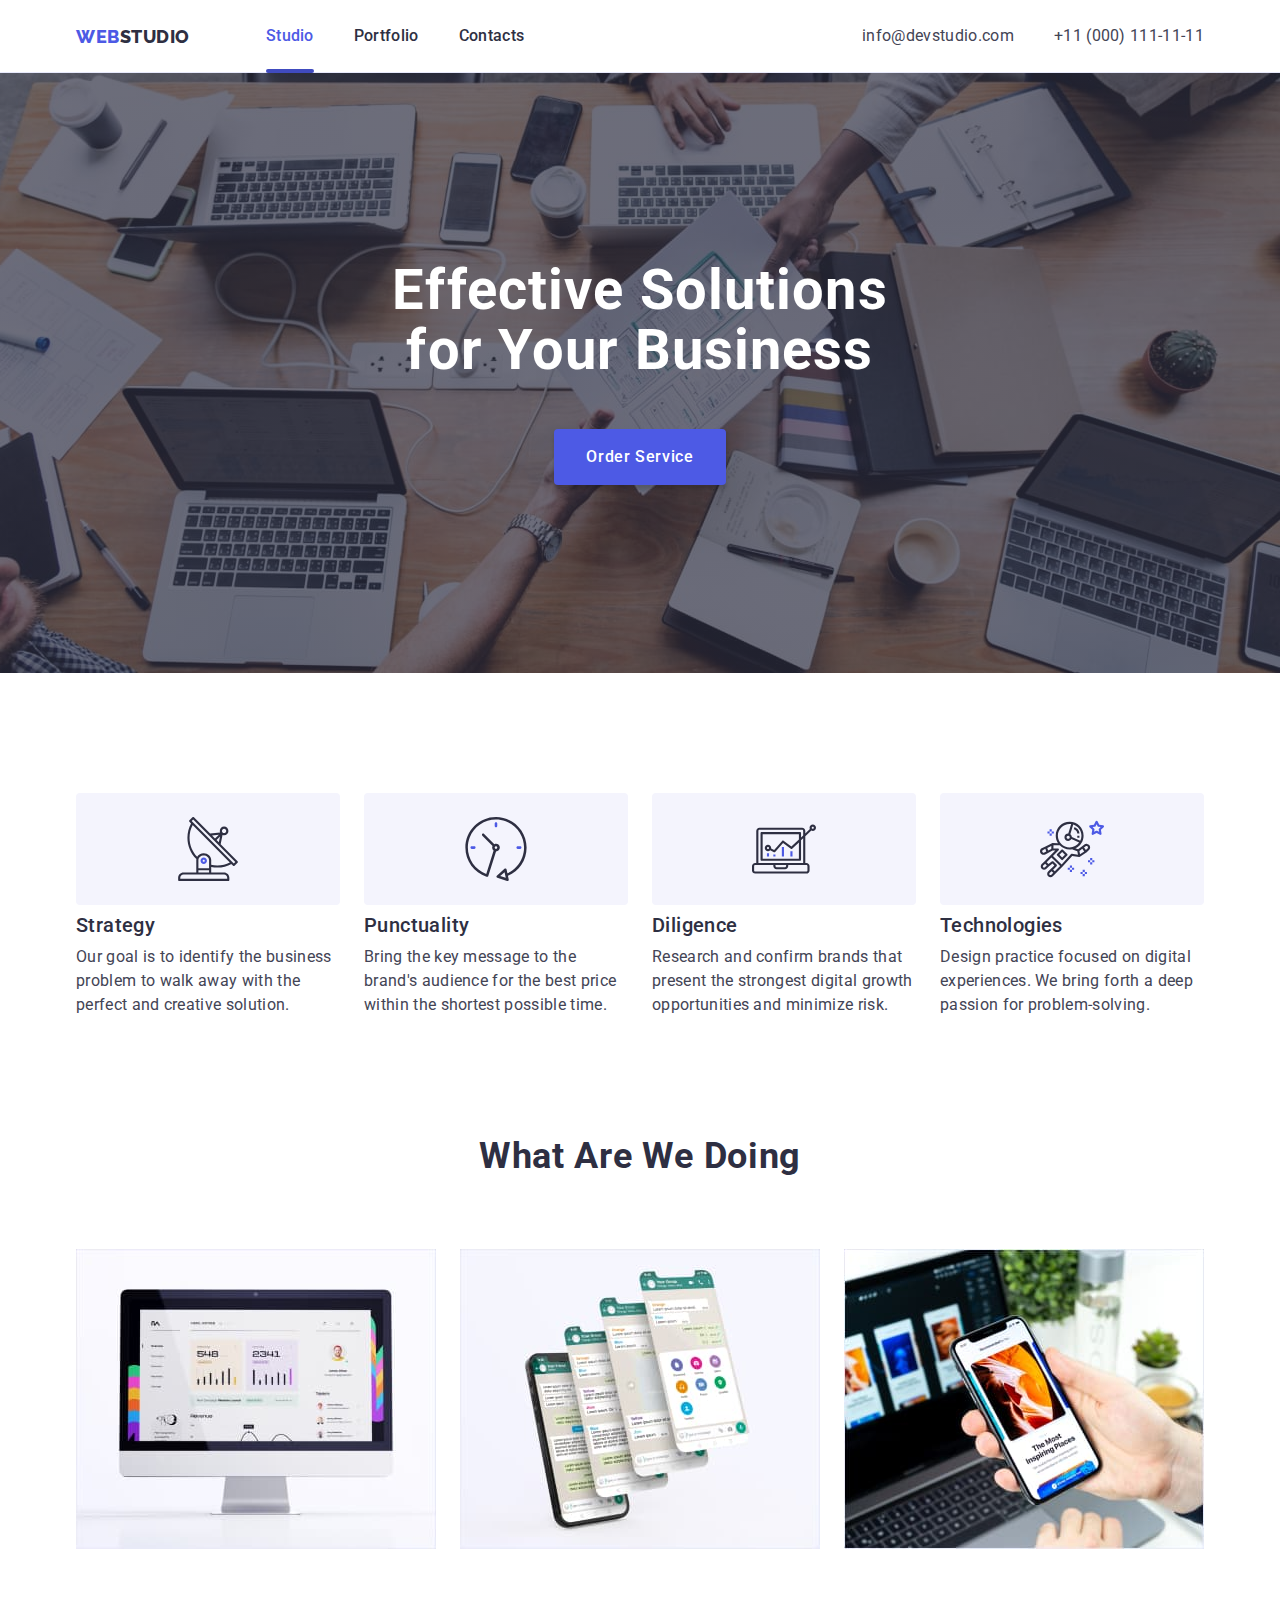
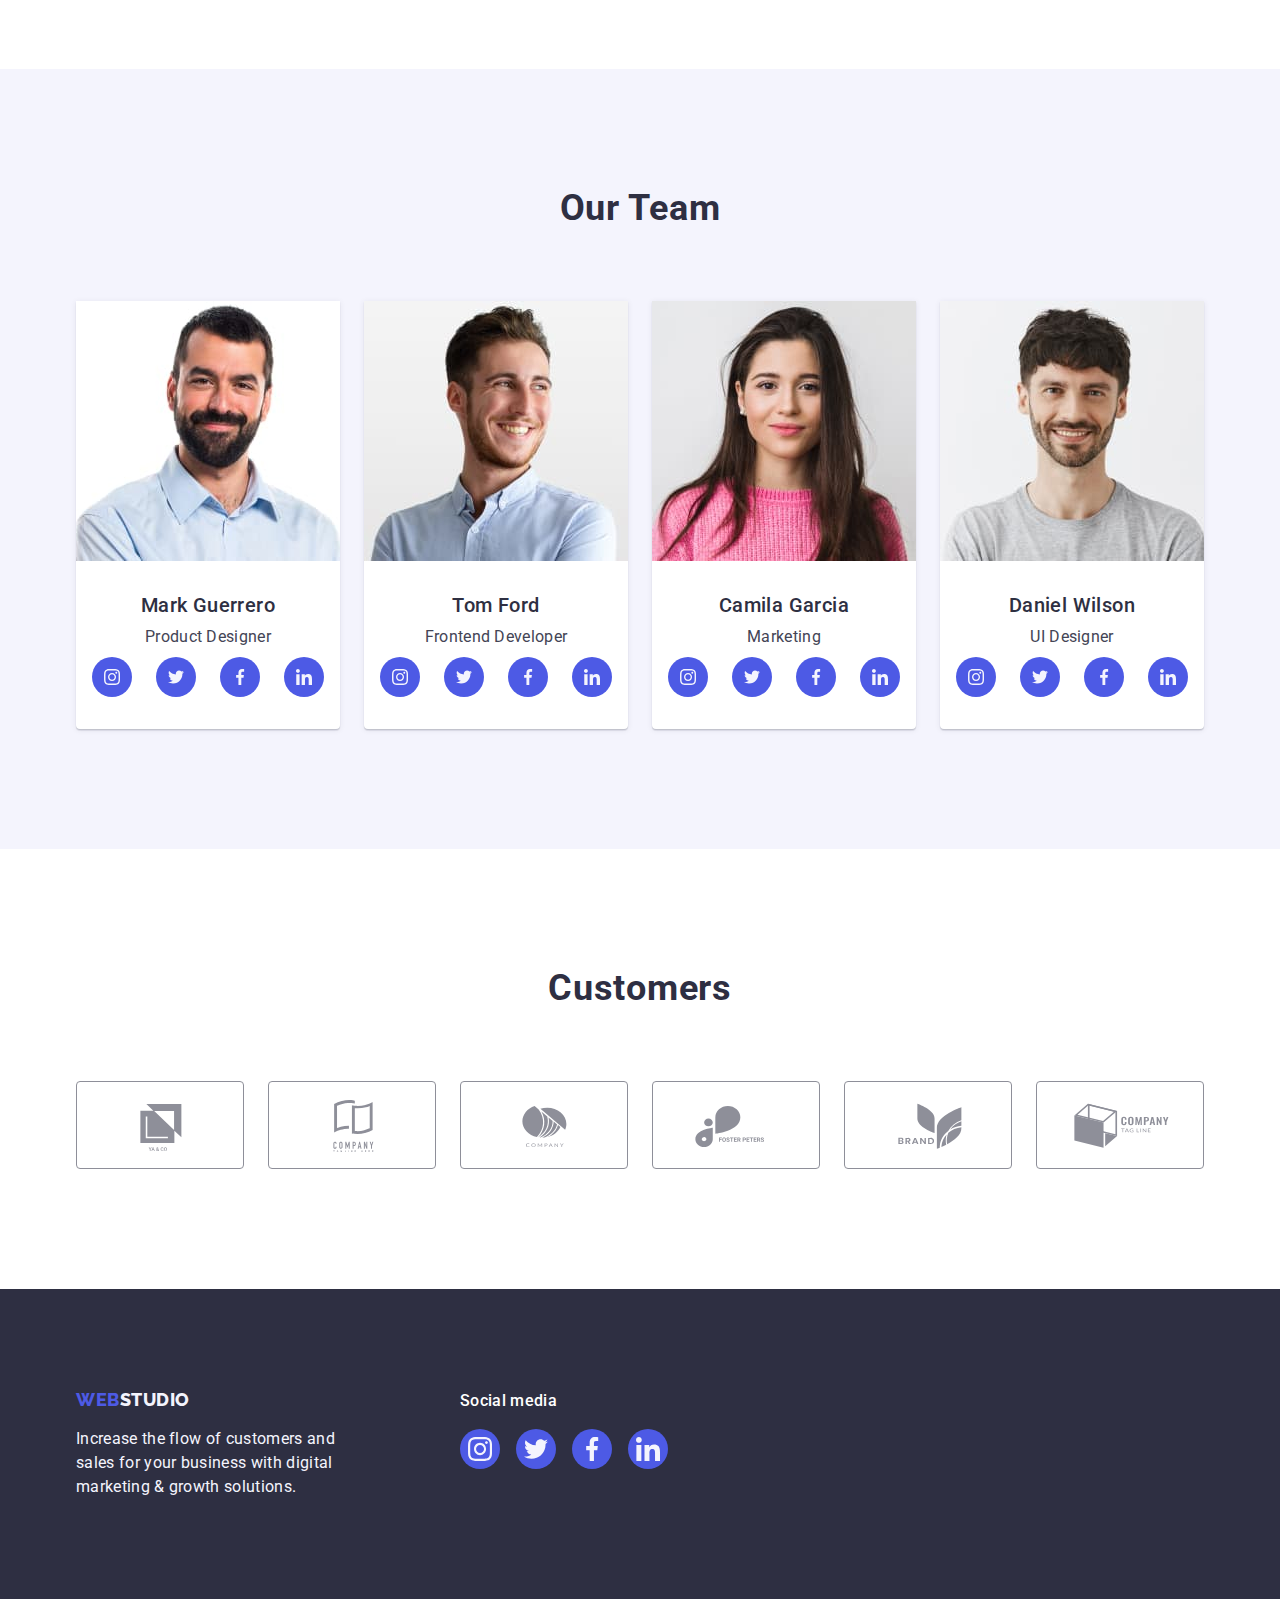
<file: index.html>
<!DOCTYPE html>
<html lang="en">
  <head>
    <meta charset="UTF-8" />
    <meta http-equiv="X-UA-Compatible" content="IE=edge" />
    <meta name="viewport" content="width=device-width, initial-scale=1.0" />
    <title>Document</title>
    <link rel="preconnect" href="https://fonts.googleapis.com" />
    <link rel="preconnect" href="https://fonts.gstatic.com" crossorigin />
    <link
      href="https://fonts.googleapis.com/css2?family=Roboto:wght@300;400;500;700;900&display=swap"
      rel="stylesheet"
    />
    <link
      href="https://fonts.googleapis.com/css2?family=Raleway:wght@400;500;700;800;900&display=swap"
      rel="stylesheet"
    />
    <link
      rel="stylesheet"
      href="https://cdnjs.cloudflare.com/ajax/libs/modern-normalize/1.1.0/modern-normalize.min.css



"
    />
    <link rel="stylesheet" href="./css/styles.css" />
  </head>
  <body>
    <header class="header">
      <div class="container flex-header">
        <nav class="header-navigation">
          <a class="header-logo logo link" href="./index.html"
            >Web<span class="web">Studio</span></a
          >
          <ul class="header-list list link">
            <li class="header-item">
              <a class="header-link link current" href="./index.html">Studio</a>
            </li>
            <li class="header-item">
              <a class="header-link link" href="./portfolio.html">Portfolio</a>
            </li>
            <li class="header-item">
              <a class="header-link link" href="">Contacts</a>
            </li>
          </ul>
        </nav>
        <address class="address">
          <ul class="address-list list">
            <li class="address-item">
              <a class="address-link link" href="mailto:info@devstudio.com"
                >info@devstudio.com</a
              >
            </li>
            <li class="address-item">
              <a class="address-link link" href="tel:+110001111111"
                >+11 (000) 111-11-11</a
              >
            </li>
          </ul>
        </address>
      </div>
    </header>
    <!------------------------------------ main -->
    <main class="main">
      <section class="main-section section">
        <div class="container">
          <h1 class="main-heading">Effective Solutions for Your Business</h1>
          <button class="main-btn" type="button" data-modal-open>Order Service</button>
        </div>
      </section>

      <!-------------------------- FEATURES -->
      <section class="features section">
        <div class="container">
          <h2 class="visually-hidden">Features</h2>
          <ul class="features-list list">
            <li class="features-item">
              <div class="features-icon-container">
                <svg class="features-icon">
                  <use href="./images/icons.svg#icon-antenna"></use>
                </svg>
              </div>
              <h3 class="list-title">Strategy</h3>
              <p class="list-text">
                Our goal is to identify the business problem to walk away with
                the perfect and creative solution.
              </p>
            </li>
            <li class="features-item">
              <div class="features-icon-container">
                <svg class="features-icon">
                  <use href="./images/icons.svg#icon-clock"></use>
                </svg>
              </div>
              <h3 class="list-title">Punctuality</h3>
              <p class="list-text">
                Bring the key message to the brand's audience for the best price
                within the shortest possible time.
              </p>
            </li>
            <li class="features-item">
              <div class="features-icon-container">
                <svg class="features-icon">
                  <use href="./images/icons.svg#icon-diagram"></use>
                </svg>
              </div>
              <h3 class="list-title">Diligence</h3>
              <p class="list-text">
                Research and confirm brands that present the strongest digital
                growth opportunities and minimize risk.
              </p>
            </li>
            <li class="features-item">
              <div class="features-icon-container">
                <svg class="features-icon">
                  <use href="./images/icons.svg#icon-astronaut"></use>
                </svg>
              </div>

              <h3 class="list-title">Technologies</h3>
              <p class="list-text">
                Design practice focused on digital experiences. We bring forth a
                deep passion for problem-solving.
              </p>
            </li>
          </ul>
        </div>
      </section>
      <!-------------------------------- working -->
      <section class="working section">
        <div class="container">
          <h2 class="section-heading">What are we doing</h2>
          <ul class="working-list list">
            <li>
              <img src="./images/monitor.jpg" alt="monitor" width="360" />
            </li>
            <li>
              <img src="./images/screens.jpg" alt="screens" width="360" />
            </li>
            <li><img src="./images/phone.jpg" alt="phone" width="360" /></li>
          </ul>
        </div>
      </section>
      <!--------------------------------TEAM -->
      <section class="team section">
        <div class="container">
          <h2 class="section-heading">Our Team</h2>
          <ul class="team-list list">
            <li class="team-item">
              <img src="./images/mark-guerrero.jpg" alt="man" width="264" />
              <div class="team-card">
                <h3 class="list-title team-title">Mark Guerrero</h3>
                <p class="list-text team-job">Product Designer</p>
                <ul class="team-soc-list">
                  <li class="team-soc-item">
                    <a class="team-soc-link" href="">
                      <svg class="team-soc-icon" width="16" height="16">
                        <use href="./images/icons.svg#icon-instagram"></use>
                      </svg>
                    </a>
                  </li>
                  <li class="team-soc-item">
                    <a class="team-soc-link" href="">
                      <svg class="team-soc-icon" width="16" height="16">
                        <use href="./images/icons.svg#icon-twitter-1"></use>
                      </svg>
                    </a>
                  </li>
                  <li class="team-soc-item">
                    <a class="team-soc-link" href="">
                      <svg class="team-soc-icon" width="16" height="16">
                        <use href="./images/icons.svg#icon-facebook"></use>
                      </svg>
                    </a>
                  </li>
                  <li class="team-soc-item">
                    <a class="team-soc-link" href="">
                      <svg class="team-soc-icon" width="16" height="16">
                        <use href="./images/icons.svg#icon-linkedin"></use>
                      </svg>
                    </a>
                  </li>
                </ul>
              </div>
            </li>
            <li class="team-item">
              <img src="./images/tom-ford.jpg" alt="man" width="264" />
              <div class="team-card">
                <h3 class="list-title team-title">Tom Ford</h3>
                <p class="list-text team-job">Frontend Developer</p>
                <ul class="team-soc-list">
                  <li class="team-soc-item">
                    <a class="team-soc-link" href="">
                      <svg class="team-soc-icon" width="16" height="16">
                        <use href="./images/icons.svg#icon-instagram"></use>
                      </svg>
                    </a>
                  </li>
                  <li class="team-soc-item">
                    <a class="team-soc-link" href="">
                      <svg class="team-soc-icon" width="16" height="16">
                        <use href="./images/icons.svg#icon-twitter-1"></use>
                      </svg>
                    </a>
                  </li>
                  <li class="team-soc-item">
                    <a class="team-soc-link" href="">
                      <svg class="team-soc-icon" width="16" height="16">
                        <use href="./images/icons.svg#icon-facebook"></use>
                      </svg>
                    </a>
                  </li>
                  <li class="team-soc-item">
                    <a class="team-soc-link" href="">
                      <svg class="team-soc-icon" width="16" height="16">
                        <use href="./images/icons.svg#icon-linkedin"></use>
                      </svg>
                    </a>
                  </li>
                </ul>
              </div>
            </li>
            <li class="team-item">
              <img src="./images/camila-garcia.jpg" alt="woman" width="264" />
              <div class="team-card">
                <h3 class="list-title team-title">Camila Garcia</h3>
                <p class="list-text team-job">Marketing</p>
                <ul class="team-soc-list">
                  <li class="team-soc-item">
                    <a class="team-soc-link" href="">
                      <svg class="team-soc-icon" width="16" height="16">
                        <use href="./images/icons.svg#icon-instagram"></use>
                      </svg>
                    </a>
                  </li>
                  <li class="team-soc-item">
                    <a class="team-soc-link" href="">
                      <svg class="team-soc-icon" width="16" height="16">
                        <use href="./images/icons.svg#icon-twitter-1"></use>
                      </svg>
                    </a>
                  </li>
                  <li class="team-soc-item"=>
                    <a class="team-soc-link" href="">
                      <svg class="team-soc-icon" width="16" height="16">
                        <use href="./images/icons.svg#icon-facebook"></use>
                      </svg>
                    </a>
                  </li>
                  <li class="team-soc-item">
                    <a class="team-soc-link" href="">
                      <svg class="team-soc-icon" width="16" height="16">
                        <use href="./images/icons.svg#icon-linkedin"></use>
                      </svg>
                    </a>
                  </li>
                </ul>
              </div>
            </li>
            <li class="team-item">
              <img src="./images/daniel-wilson.jpg" alt="man" width="264" />
              <div class="team-card">
                <h3 class="list-title team-title">Daniel Wilson</h3>
                <p class="list-text team-job">UI Designer</p>
                <ul class="team-soc-list">
                  <li class="team-soc-item">
                    <a class="team-soc-link" href="">
                      <svg class="team-soc-icon" width="16" height="16">
                        <use href="./images/icons.svg#icon-instagram"></use>
                      </svg>
                    </a>
                  </li>
                  <li class="team-soc-item">
                    <a class="team-soc-link" href="">
                      <svg class="team-soc-icon" width="16" height="16">
                        <use href="./images/icons.svg#icon-twitter-1"></use>
                      </svg>
                    </a>
                  </li>
                  <li class="team-soc-item">
                    <a class="team-soc-link" href="">
                      <svg class="team-soc-icon" width="16" height="16">
                        <use href="./images/icons.svg#icon-facebook"></use>
                      </svg>
                    </a>
                  </li>
                  <li class="team-soc-item">
                    <a class="team-soc-link" href="">
                      <svg class="team-soc-icon" width="16" height="16">
                        <use href="./images/icons.svg#icon-linkedin"></use>
                      </svg>
                    </a>
                  </li>
                </ul>
              </div>
            </li>
          </ul>
        </div>
      </section>

      <!-------------------------------- CUSTOMERS -->
      <section class="customers section">
        <div class="container">
          <h2 class="section-heading">Customers</h2>
          <ul class="customers-list list">
            <li class="customers-item">
              <a class="customers-link" href="">
                <svg class="customers-icon" width="104" height="56">
                  <use href="./images/icons.svg#icon-Logo1"></use>
                </svg>
              </a>
            </li>
            <li class="customers-item">
              <a class="customers-link" href="">
                <svg class="customers-icon" width="104" height="56">
                  <use href="./images/icons.svg#icon-Logo2"></use>
                </svg>
              </a>
            </li>
            <li class="customers-item">
              <a class="customers-link" href="">
                <svg class="customers-icon" width="104" height="56">
                  <use href="./images/icons.svg#icon-Logo3"></use>
                </svg>
              </a>
            </li>
            <li class="customers-item">
              <a class="customers-link" href="">
                <svg class="customers-icon" width="104" height="56">
                  <use href="./images/icons.svg#icon-Logo4"></use>
                </svg>
              </a>
            </li>
            <li class="customers-item">
              <a class="customers-link" href="">
                <svg class="customers-icon" width="104" height="56">
                  <use href="./images/icons.svg#icon-Logo5"></use>
                </svg>
              </a>
            </li>
            <li class="customers-item">
              <a class="customers-link" href="">
                <svg class="customers-icon" width="104" height="56">
                  <use href="./images/icons.svg#icon-Logo6"></use>
                </svg>
              </a>
            </li>
          </ul>
        </div>
      </section>
    </main>
<!----------------------------------------------- FOOTER -->
    <footer class="footer">
      <div class="container">
        <div class="footer-wrap">
          <a class="header-logo logo link footer-logo" href="./index.html"
            >Web<span class="footer-web">Studio</span></a
          >
          <p class="footer-text">
            Increase the flow of customers and sales for your business with
            digital marketing & growth solutions.
          </p>
        </div>
        <div class="footer-soc-media">
          <p class="soc-text">Social media</p>
          <ul class="footer-soc-list">
            <li class="footer-soc-item">
              <a class="footer-soc-link" href="">
                <svg class="footer-soc-icon" width="24" height="24">
                  <use href="./images/icons.svg#icon-instagram"></use>
                </svg>
              </a>
            </li>
            <li class="footer-soc-item">
              <a class="footer-soc-link" href="">
                <svg class="footer-soc-icon" width="24" height="24">
                  <use href="./images/icons.svg#icon-twitter-1"></use>
                </svg>
              </a>
            </li>
            <li class="footer-soc-item">
              <a class="footer-soc-link" href="">
                <svg class="footer-soc-icon" width="24" height="24">
                  <use href="./images/icons.svg#icon-facebook"></use>
                </svg>
              </a>
            </li>
            <li class="footer-soc-item">
              <a class="footer-soc-link" href="">
                <svg class="footer-soc-icon" width="24" height="24">
                  <use href="./images/icons.svg#icon-linkedin"></use>
                </svg>
              </a>
            </li>
          </ul>
        </div>
      </div>
    </footer>

    <!------------ BACKDROP -->
    <div class="backdrop is-hidden" data-modal>
      <div class="modal">
        <button class="modal-close-btn" type="button" data-modal-close>
          <svg class="modal-close-icon" width="8" height="8">
                  <use href="./images/icons.svg#icon-close-black-18dp-2-1-1"></use>
                </svg></button>
      </div>
    </div>
    <script src="./js/modal.js"></script>
  </body>
</html>
</file>
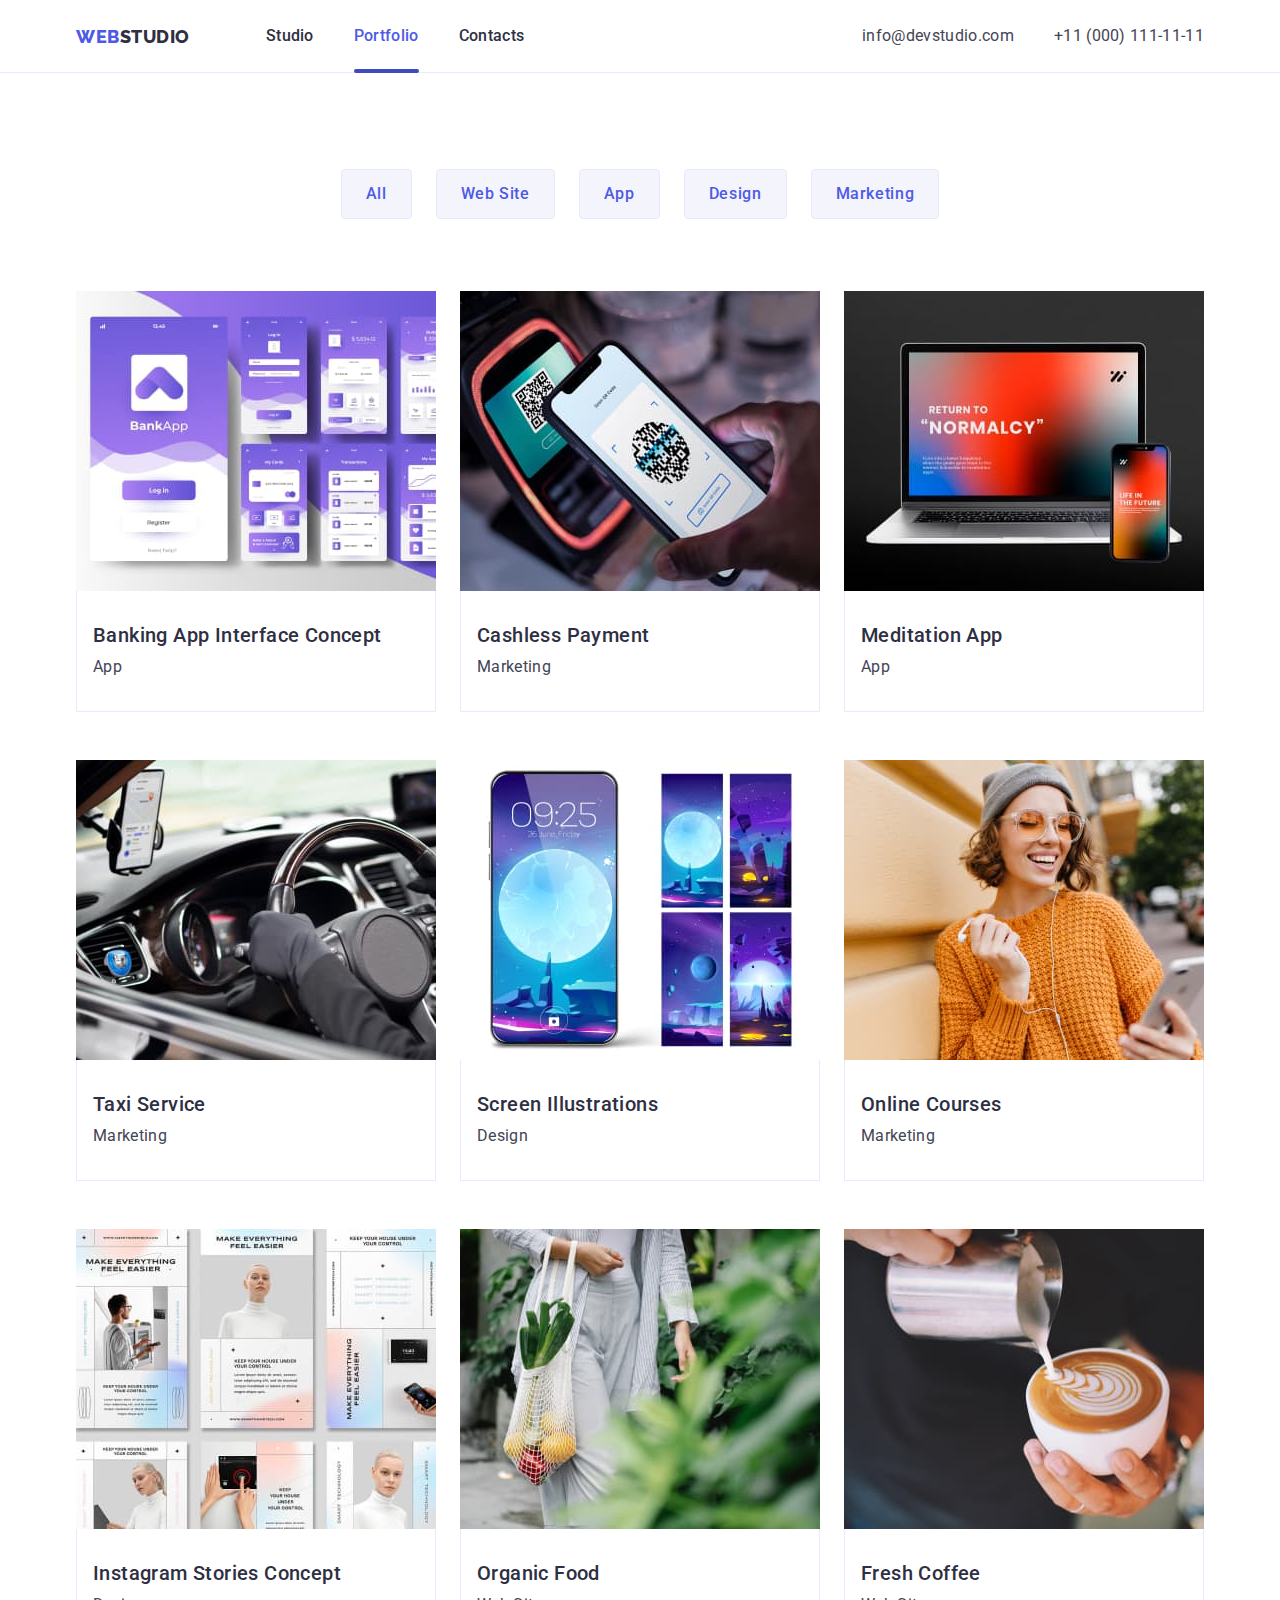
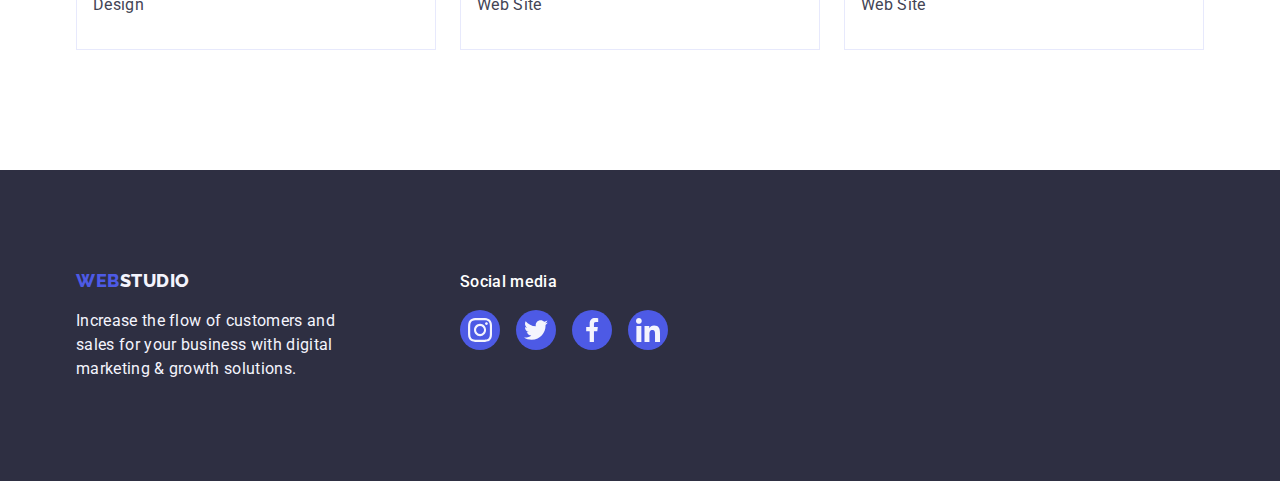
<file: portfolio.html>
<!DOCTYPE html>
<html lang="en">
  <head>
    <meta charset="UTF-8" />
    <meta http-equiv="X-UA-Compatible" content="IE=edge" />
    <meta name="viewport" content="width=device-width, initial-scale=1.0" />
    <title>Document</title>
    <link rel="preconnect" href="https://fonts.googleapis.com" />
    <link rel="preconnect" href="https://fonts.gstatic.com" crossorigin />
    <link
      href="https://fonts.googleapis.com/css2?family=Roboto:wght@300;400;500;700;900&display=swap"
      rel="stylesheet"
    />
    <link
      href="https://fonts.googleapis.com/css2?family=Raleway:wght@400;500;700;800;900&display=swap"
      rel="stylesheet"
    />
    <link
      rel="stylesheet"
      href="https://cdnjs.cloudflare.com/ajax/libs/modern-normalize/1.1.0/modern-normalize.min.css



"
    />
    <link rel="stylesheet" href="./css/styles.css" />
  </head>
  <body>
    <header class="header">
      <div class="container flex-header">
        
          <nav class="header-navigation">
            <a class="header-logo logo link" href="./index.html"
              >Web<span class="web">Studio</span></a
            >
            <ul class="header-list list link">
              <li class="header-item">
                <a class="header-link link" href="./index.html">Studio</a>
              </li>
              <li class="header-item">
                <a class="header-link link current" href="./portfolio.html">Portfolio</a>
              </li>
              <li class="header-item">
                <a class="header-link link" href="">Contacts</a>
              </li>
            </ul>
          </nav>
          <address class="address">
            <ul class="address-list list">
              <li class="address-item">
                <a class="address-link link" href="mailto:info@devstudio.com"
                  >info@devstudio.com</a
                >
              </li>
              <li class="address-item">
                <a class="address-link link" href="tel:+110001111111"
                  >+11 (000) 111-11-11</a
                >
              </li>
            </ul>
          </address>
        
      </div>
    </header>
    <main class="main">
      <!------------------- portfolio -->

      <section class="portfolio section portfolio-section">
        <div class="container">
          <h1 class="visually-hidden">Portfolio</h1>
          <!--------------- filter -->
  
          <ul class="filter list">
            <li class="filter-item">
              <button class="filter-btn" type="button">All</button>
            </li>
            <li class="filter-item">
              <button class="filter-btn" type="button">Web Site</button>
            </li>
            <li class="filter-item">
              <button class="filter-btn" type="button">App</button>
            </li>
            <li class="filter-item">
              <button class="filter-btn" type="button">Design</button>
            </li>
            <li class="filter-item">
              <button class="filter-btn" type="button">Marketing</button>
            </li>
          </ul>
          <!------------ services-list -->
  
          <ul class="services-list list">
            <li class="services-item">
              <a class="services-link link" href=""
                >
                <div class="services-cover-wrap">
                  <img
                    src="./images/bankingapp.jpg"
                    alt="banking app"
                    width="360"
                  />
                  <p class="services-cover-text">14 Stylish and User-Friendly App Design Concepts · Task Manager App · Calorie Tracker App · Exotic Fruit Ecommerce App · Cloud Storage App</p>
                </div>
                <div class="card-text">
                  <h2 class="list-title">Banking App Interface Concept</h2>
                  <p class="list-text">App</p>
                </div >
                </a
              >
            </li>
            <li class="services-item">
              <a class="services-link link" href=""
                >
                <div class="services-cover-wrap">
                  <img src="./images/payment.jpg" alt="payment" width="360" />
                  <p class="services-cover-text">14 Stylish and User-Friendly App Design Concepts · Task Manager App · Calorie Tracker App · Exotic Fruit Ecommerce App · Cloud Storage App</p>
                </div>
                <div class="card-text">
                  <h2 class="list-title">Cashless Payment</h2>
                  <p class="list-text">Marketing</p>
                </div></a
              >
            </li>
            <li class="services-item">
              <a class="services-link link" href=""
                >
                <div  class="services-cover-wrap">
                  <img
                    src="./images/meditation.jpg"
                    alt="meditation app"
                    width="360"
                  />
                  <p class="services-cover-text">14 Stylish and User-Friendly App Design Concepts · Task Manager App · Calorie Tracker App · Exotic Fruit Ecommerce App · Cloud Storage App</p>
                </div>
                <div class="card-text">
                  <h2 class="list-title">Meditation App</h2>
                  <p class="list-text">App</p>
                </div></a
              >
            </li>
            <li class="services-item">
              <a class="services-link link" href=""
                ><div  class="services-cover-wrap">
                 <img src="./images/taxi.jpg" alt="taxi" width="360" />
                  <p class="services-cover-text">14 Stylish and User-Friendly App Design Concepts · Task Manager App · Calorie Tracker App · Exotic Fruit Ecommerce App · Cloud Storage App</p>
                </div>
                <div class="card-text">
                  <h2 class="list-title">Taxi Service</h2>
                  <p class="list-text">Marketing</p>
                </div ></a
              >
            </li>
            <li class="services-item">
              <a class="services-link link" href=""
                >
                <div  class="services-cover-wrap">
                  <img src="./images/screen.jpg" alt="screen" width="360" />
                  <p class="services-cover-text">14 Stylish and User-Friendly App Design Concepts · Task Manager App · Calorie Tracker App · Exotic Fruit Ecommerce App · Cloud Storage App</p>
                </div>
                <div class="card-text">
                  <h2 class="list-title">Screen Illustrations</h2>
                  <p class="list-text">Design</p>
                </div ></a
              >
            </li>
            <li class="services-item">
              <a class="services-link link" href=""
                >
                <div  class="services-cover-wrap">
                  <img src="./images/wooman.jpg" alt="wooman" width="360" />
                  <p class="services-cover-text">14 Stylish and User-Friendly App Design Concepts · Task Manager App · Calorie Tracker App · Exotic Fruit Ecommerce App · Cloud Storage App</p>
                </div>
                <div class="card-text">
                  <h2 class="list-title">Online Courses</h2>
                  <p class="list-text">Marketing</p>
                </div ></a
              >
            </li>
            <li class="services-item">
              <a class="services-link link" href=""
                >
                <div  class="services-cover-wrap">
                  <img src="./images/instagram.jpg" alt="instagram" width="360" />
                  <p class="services-cover-text">14 Stylish and User-Friendly App Design Concepts · Task Manager App · Calorie Tracker App · Exotic Fruit Ecommerce App · Cloud Storage App</p>
                </div>
                <div class="card-text">
                  <h2 class="list-title">Instagram Stories Concept</h2>
                  <p class="list-text">Design</p>
                </div ></a
              >
            </li>
            <li class="services-item">
              <a class="services-link link" href=""
                >
                <div  class="services-cover-wrap">
                  <img src="./images/food.jpg" alt="food" width="360" />
                  <p class="services-cover-text">14 Stylish and User-Friendly App Design Concepts · Task Manager App · Calorie Tracker App · Exotic Fruit Ecommerce App · Cloud Storage App</p>
                </div>
                <div class="card-text" >
                  <h2 class="list-title">Organic Food</h2>
                  <p class="list-text">Web Site</p>
                </div ></a
              >
            </li>
            <li class="services-item">
              <a class="services-link link" href=""
                >
                <div  class="services-cover-wrap">
                  <img src="./images/cofee.jpg" alt="cofee" width="360" />
                  <p class="services-cover-text">14 Stylish and User-Friendly App Design Concepts · Task Manager App · Calorie Tracker App · Exotic Fruit Ecommerce App · Cloud Storage App</p>
                </div>
                <div class="card-text">
                  <h2 class="list-title">Fresh Coffee</h2>
                  <p class="list-text">Web Site</p>
                </div ></a
              >
            </li>
          </ul>
        </div class="container">
      </section>
    </main>
    <footer class="footer">
      <div class="container">
        <div class="footer-wrap">
          <a class="header-logo logo link footer-logo" href="./index.html"
            >Web<span class="footer-web">Studio</span></a
          >
          <p class="footer-text">
            Increase the flow of customers and sales for your business with
            digital marketing & growth solutions.
          </p>
        </div>
        <div class="footer-soc-media">
          <p class="soc-text">Social media</p>
          <ul class="footer-soc-list">
            <li class="footer-soc-item">
              <a class="footer-soc-link" href="">
                <svg class="footer-soc-icon" width="24" height="24">
                  <use href="./images/icons.svg#icon-instagram"></use>
                </svg>
              </a>
            </li>
            <li class="footer-soc-item">
              <a class="footer-soc-link" href="">
                <svg class="footer-soc-icon" width="24" height="24">
                  <use href="./images/icons.svg#icon-twitter-1"></use>
                </svg>
              </a>
            </li>
            <li class="footer-soc-item">
              <a class="footer-soc-link" href="">
                <svg class="footer-soc-icon" width="24" height="24">
                  <use href="./images/icons.svg#icon-facebook"></use>
                </svg>
              </a>
            </li>
            <li class="footer-soc-item">
              <a class="footer-soc-link" href="">
                <svg class="footer-soc-icon" width="24" height="24">
                  <use href="./images/icons.svg#icon-linkedin"></use>
                </svg>
              </a>
            </li>
          </ul>
        </div>
      </div>
    </footer>
  </body>
</html>
</file>
<file: css/styles.css>
:root {
  /* основной белый цвет */
  --primary-white-color: #ffffff;
  /* второстепенный цвет 2 navy-blue*/
  --second-color: #2e2f42;

  /* второстепенный цвет 3 cloud*/
  --third-color: #f4f4fd;

  --logo-font: 'Raleway', sans-serif;
  /* slate */
  --primary-text-color: #434455;
  /* navy-blue */
  --second-text-color: #2e2f42;
  /* slate */
  --primary-heading-color: #2e2f42;
  --web-color: #4d5ae5;
}
/* --------------------------------------body  */

body {
  font-family: 'Roboto', sans-serif;
  background-color: var(--primary-white-color);
  color: var(--primary-text-color);
}
p,
h1,
h2,
h3,
h4,
h5,
h6 {
  margin: 0;
}

ul {
  margin: 0;
  padding: 0;
  list-style-type: none;
}

button {
  display: inline-block;
  cursor: pointer;
}
a {
  display: block;
  margin: 0;
  padding: 0;
  text-decoration: none;
}
img {
  display: block;
  max-width: 100%;
  height: auto;
}
/* ----------------------container */
.container {
  width: 1158px;

  padding: 0 15px;
  margin: 0 auto;
}
/* ----------------------section */
.section {
  padding-top: 120px;
  padding-bottom: 120px;
}
/* ---------------------------header */
.flex-header {
  display: flex;

  /* align-content: center; */
}

.header {
  border-bottom: 1px solid #e7e9fc;
}
.header-navigation {
  display: flex;
  /* align-content: center; */
}

.header-logo {
  padding-top: 25.5px;
  padding-bottom: 25.5px;
  /* margin-left: 156px; */
  margin-right: 76px;

  color: var(--second-text-color);

  font-family: var(--logo-font);
  font-style: normal;
  font-weight: 800;
  font-size: 18px;
  line-height: 1.17;

  letter-spacing: 0.03em;
  text-transform: uppercase;
}

.web {
  color: var(--second-text-color);

  /* font-family: 'Raleway';
  font-style: normal;
  font-weight: 800;
  font-size: 18px;
  line-height: 1.17;
  align-items: center;
  letter-spacing: 0.03em;
  text-transform: uppercase; */
}

.list {
  list-style: none;
}
.link {
  text-decoration: none;
  /* transition: color 250ms cubic-bezier(0.4, 0, 0.2, 1); */
}
.link:hover,
.link:focus {
  color: #404bbf;
}
/* .link:focus {
  color: #404bbf;
} */

.header-list {
  display: flex;
}
.header-item:not(:last-child) {
  margin-right: 40px;
}
/* .header-list .header-item:last-child {
  margin-right: 0;
} */
.header-link {
  padding-top: 24px;
  padding-bottom: 24px;
  text-decoration: none;
  color: var(--second-text-color);
  font-family: inherit;
  font-style: normal;
  font-weight: 500;
  font-size: 16px;

  line-height: 1.5;
  letter-spacing: 0.02em;
  transition: color 250ms cubic-bezier(0.4, 0, 0.2, 1);
}
/* .header-link:hover {
  color: #404bbf;
}
.header-link:focus {
  color: #404bbf;
} */

.address {
  margin-left: auto;
  /* margin-right: 156px; */
  font-style: normal;
}
.address-list {
  display: flex;
}
.address-link {
  padding-top: 24px;
  padding-bottom: 24px;
  line-height: 1.5;
  letter-spacing: 0.02em;
  color: var(--primary-text-color);
  transition: color 250ms cubic-bezier(0.4, 0, 0.2, 1);
}
.address-item:not(:last-child) {
  margin-right: 40px;
}
.current {
  position: relative;
  color: var(--web-color);
}
.current::after {
  position: absolute;
  content: '';
  width: 100%;
  height: 4px;
  left: 0px;
  bottom: -1px;
  background: #404bbf;
  border-radius: 2px;
}

.main-section {
  text-align: center;
  max-width: 1440px;
  height: 600px;
  margin-left: auto;
  margin-right: auto;
  padding-top: 188px;
  padding-bottom: 188px;
  background-color: var(--second-color);
  background-image: linear-gradient(
      rgba(46, 47, 66, 0.7),
      rgba(46, 47, 66, 0.7)
    ),
    url(../images/people-office.jpg);
  background-repeat: no-repeat;
  background-position: center;
  background-size: cover;
}

.main-heading {
  display: inline-block;
  /* margin-left: auto;
  margin-right: auto; */
  margin-bottom: 48px;
  width: 496px;
  font-weight: 700;
  font-size: 56px;
  line-height: 1.07;
  text-align: center;
  letter-spacing: 0.02em;
  color: #ffffff;
}
.main-btn {
  padding: 16px 32px;
  margin: 0 auto;
  box-shadow: 0px 4px 4px rgba(0, 0, 0, 0.15);
  border-radius: 4px;
  font-family: inherit;
  color: #ffffff;
  background-color: #4d5ae5;
  font-weight: 500;
  font-size: 16px;
  line-height: 1.5;

  display: flex;
  align-items: center;
  letter-spacing: 0.04em;
  cursor: pointer;
  border: none;
  transition: background-color 250ms cubic-bezier(0.4, 0, 0.2, 1);
}
.main-btn:hover,
.main-btn:focus {
  background-color: #404bbf;
}
/* .main-btn:focus {
  background-color: #404bbf;
} */
/* ---------------------------------features */

.section-heading {
  font-weight: 700;
  font-size: 36px;
  line-height: 1.11;

  text-align: center;
  letter-spacing: 0.02em;
  text-transform: capitalize;
}
.features-list {
  display: flex;
  gap: 24px;
}
.features-item {
  flex-basis: calc((100% - 3 * 24px) / 4);
}
.features-icon-container {
  display: flex;
  justify-content: center;
  align-items: center;
  margin-bottom: 8px;
  /* padding-top: 24px;
  padding-bottom: 24px; */
  height: 112px;
  background-color: #f4f4fd;
  border-radius: 4px;
}
.features-icon {
  width: 64px;
  height: 64px;
}

.list-title {
  margin-bottom: 8px;
  font-weight: 500;
  font-size: 20px;
  letter-spacing: 0.02em;
  color: var(--second-text-color);
  line-height: 1.2;
}
.list-text {
  line-height: 1.5;

  letter-spacing: 0.02em;
}
/* -------------------------------working */

.working.section {
  padding-top: 0;
}
.working-list {
  display: flex;
  gap: 24px;
}
/* --------------------------------------team */
.team {
  background-color: var(--third-color);
}

.section-heading {
  margin-bottom: 72px;
  color: var(--second-text-color);
}
.team-list {
  display: flex;
  gap: 24px;
}
.team-item {
  flex-basis: calc((100%-3 * 24px) / 4);
  background-color: #ffffff;
  box-shadow: 0px 1px 6px rgba(46, 47, 66, 0.08),
    0px 1px 1px rgba(46, 47, 66, 0.16), 0px 2px 1px rgba(46, 47, 66, 0.08);
  border-radius: 0px 0px 4px 4px;
}

.team-title {
  /* margin-top: 32px; */
  font-weight: 500;
  font-size: 20px;
  line-height: 1.2px;
  letter-spacing: 0.02em;
  color: var(--second-text-color);
  text-align: center;
}

.team-job {
  /* margin-bottom: 32px; */
  line-height: 1.5;

  letter-spacing: 0.02em;
  text-align: center;
  margin-bottom: 8px;
}
.team-card {
  padding: 32px 0;
}
.team-item .list-title {
  line-height: 1.2;
}
.team-soc-list {
  display: flex;
  justify-content: center;
  gap: 24px;
}
.team-soc-item {
  width: 40px;
  height: 40px;
}
.team-soc-link {
  display: flex;
  justify-content: center;
  align-items: center;
  height: 100%;
  width: 100%;
  border-radius: 50%;
  background-color: #4d5ae5;
  transition: background-color 250ms cubic-bezier(0.4, 0, 0.2, 1);
}
.team-soc-link:hover,
.team-soc-link:focus {
  background-color: #404bbf;
}
/* ----------------------------------CUSTOMERS  */

.customers-list {
  display: flex;
  justify-content: center;
  gap: 24px;
}
.customers-item {
  width: 168px;
  height: 88px;
  /* border: 1px solid #8e8f99;
  border-radius: 4px; */
}

.customers-link {
  display: flex;
  justify-content: center;
  align-items: center;
  height: 100%;
  width: 100%;
  border: 1px solid currentColor;
  color: #8e8f99;
  border-radius: 4px;
  transition: color 250ms cubic-bezier(0.4, 0, 0.2, 1);
}
.customers-link:hover,
.customers-link:focus {
  color: #404bbf;
}

.customers-icon {
  fill: currentColor;
}

/* -----------------------------------FOOTER */
.footer {
  padding: 100px 0;
  background-color: var(--second-color);
}
.footer-wrap {
  margin-right: 120px;
}
.footer .container {
  display: flex;
}
.footer-logo {
  padding-top: 0;
  padding-bottom: 0;
  margin-right: 0;
  margin-bottom: 17.5px;
}
.footer-text {
  width: 264px;

  line-height: 1.5;
  letter-spacing: 0.02em;
  color: var(--third-color);
}
.footer-web {
  color: #f4f4fd;
}
.soc-text {
  margin-bottom: 16px;
  font-style: normal;
  font-weight: 500;
  font-size: 16px;
  line-height: 1.5;
  letter-spacing: 0.02em;
  color: #ffffff;
}
.footer-soc-list {
  display: flex;

  gap: 16px;
}
.footer-soc-item {
  width: 40px;
  height: 40px;
}
.footer-soc-link {
  display: flex;
  justify-content: center;
  align-items: center;
  width: 100%;
  height: 100%;
  border-radius: 50%;
  background-color: #4d5ae5;
  cursor: pointer;
  transition: background-color 250ms cubic-bezier(0.4, 0, 0.2, 1);
}

.footer-soc-link:hover,
.footer-soc-link:focus {
  background-color: #31d0aa;
}

/* ----------------------PORTFOLIO */
.portfolio-section {
  padding-top: 96px;
}
.filter {
  display: flex;
  gap: 24px;
  justify-content: center;
  margin-bottom: 72px;
}
.filter-btn {
  padding: 12px 24px;
  font-family: inherit;
  font-weight: 500;
  line-height: 1.5;
  font-size: 16px;
  display: flex;
  align-items: center;
  text-align: center;
  letter-spacing: 0.04em;
  color: #4d5ae5;
  background-color: var(--third-color);
  cursor: pointer;
  border: 1px solid #e7e9fc;
  border-radius: 4px;
  transition: box-shadow 250ms cubic-bezier(0.4, 0, 0.2, 1),
    color 250ms cubic-bezier(0.4, 0, 0.2, 1),
    background-color 250ms cubic-bezier(0.4, 0, 0.2, 1);
}
.filter-btn:hover,
.filter-btn:focus {
  color: var(--primary-white-color);
  background-color: #404bbf;
  cursor: pointer;
  box-shadow: 0px 3px 1px rgba(0, 0, 0, 0.1), 0px 2px 1px rgba(0, 0, 0, 0.08),
    0px 2px 2px rgba(0, 0, 0, 0.12);
}
/* .filter-btn:focus {
  color: #ffffff;
  background-color: #404bbf;
  box-shadow: 0px 3px 1px rgba(0, 0, 0, 0.1), 0px 2px 1px rgba(0, 0, 0, 0.08),
    0px 2px 2px rgba(0, 0, 0, 0.12);
} */
.services-list {
  display: flex;
  flex-wrap: wrap;
  gap: 48px 24px;
}

.card-text {
  padding-top: 32px;
  padding-bottom: 32px;
  padding-left: 16px;
  padding-right: 16px;
  border: 1px solid #e7e9fc;
  border-top: none;
}
.services-link .list-title {
  font-family: inherit;
  font-weight: 500;
  font-size: 20px;
  line-height: 1.2;
  letter-spacing: 0.02em;
  color: var(--second-text-color);
}
.services-link .list-text {
  font-family: inherit;

  line-height: 1.5;

  letter-spacing: 0.02em;

  color: var(--primary-text-color);
}
.services-link {
  display: block;
  line-height: 1.5;
  letter-spacing: 0.02em;
  color: var(--primary-text-color);
  transition: box-shadow 250ms cubic-bezier(0.4, 0, 0.2, 1);
}
.services-link:hover,
.services-link:focus {
  box-shadow: 0px 1px 6px rgba(46, 47, 66, 0.08),
    0px 1px 1px rgba(46, 47, 66, 0.16), 0px 2px 1px rgba(46, 47, 66, 0.08);
}
.services-link:hover .services-cover-text,
.services-link:focus .services-cover-text {
  transform: translate(0);
}

.services-cover-wrap {
  position: relative;
  overflow: hidden;
}
.services-cover-text {
  position: absolute;
  top: 0;
  color: #f4f4fd;
  background-color: #4d5ae5;
  height: 100%;
  padding: 40px 32px;
  transform: translateY(100%);
  transition: transform 250ms cubic-bezier(0.4, 0, 0.2, 1);
}

.logo {
  font-family: 'Raleway', sans-serif;
  color: var(--web-color);
}
.link {
  text-decoration: none;
}
.link:hover {
  color: #404bbf;
}

.backdrop {
  position: fixed;
  top: 0;
  width: 100%;
  height: 100%;
  background: rgba(46, 47, 66, 0.4);
  transition: opacity 250ms cubic-bezier(0.4, 0, 0.2, 1),
    visibility 250ms cubic-bezier(0.4, 0, 0.2, 1);
}

.modal {
  width: 408px;
  min-height: 576px;
  background-color: #fcfcfc;
  box-shadow: 0px 1px 1px rgba(0, 0, 0, 0.14), 0px 1px 3px rgba(0, 0, 0, 0.12),
    0px 2px 1px rgba(0, 0, 0, 0.2);
  border-radius: 4px;
  position: absolute;
  top: 50%;
  left: 50%;
  transform: translate(-50%, -50%) scale(1);
  transition: transform 250ms cubic-bezier(0.4, 0, 0.2, 1);
  padding: 24px;
}
.backdrop.is-hidden .modal {
  transform: translate(-50%, -50%) scale(0);
}
.modal-close-btn {
  /* display: block; */
  position: absolute;
  top: 24px;
  right: 24px;
  width: 24px;
  height: 24px;
  display: flex;
  justify-content: center;
  align-items: center;
  color: #2e2f42;
  background-color: #e7e9fc;
  border: 1px solid rgba(0, 0, 0, 0.1);
  border-radius: 50%;
  transition: color 250ms cubic-bezier(0.4, 0, 0.2, 1),
    background-color 250ms cubic-bezier(0.4, 0, 0.2, 1);

  /* padding: 8px;
  margin-left: auto; */
}
.modal-close-btn:hover,
.modal-close-btn:focus {
  background-color: #404bbf;
  color: #ffffff;
}
.modal-close-icon {
  fill: currentColor;
}
.is-hidden {
  visibility: hidden;
  opacity: 0;
  pointer-events: none;
}

/* ------------------visually-hidden  */
.visually-hidden {
  position: absolute;
  width: 1px;
  height: 1px;
  margin: -1px;
  border: 0;
  padding: 0;

  white-space: nowrap;
  clip-path: inset(100%);
  clip: rect(0 0 0 0);
  overflow: hidden;
}

/* background-color */
</file>
